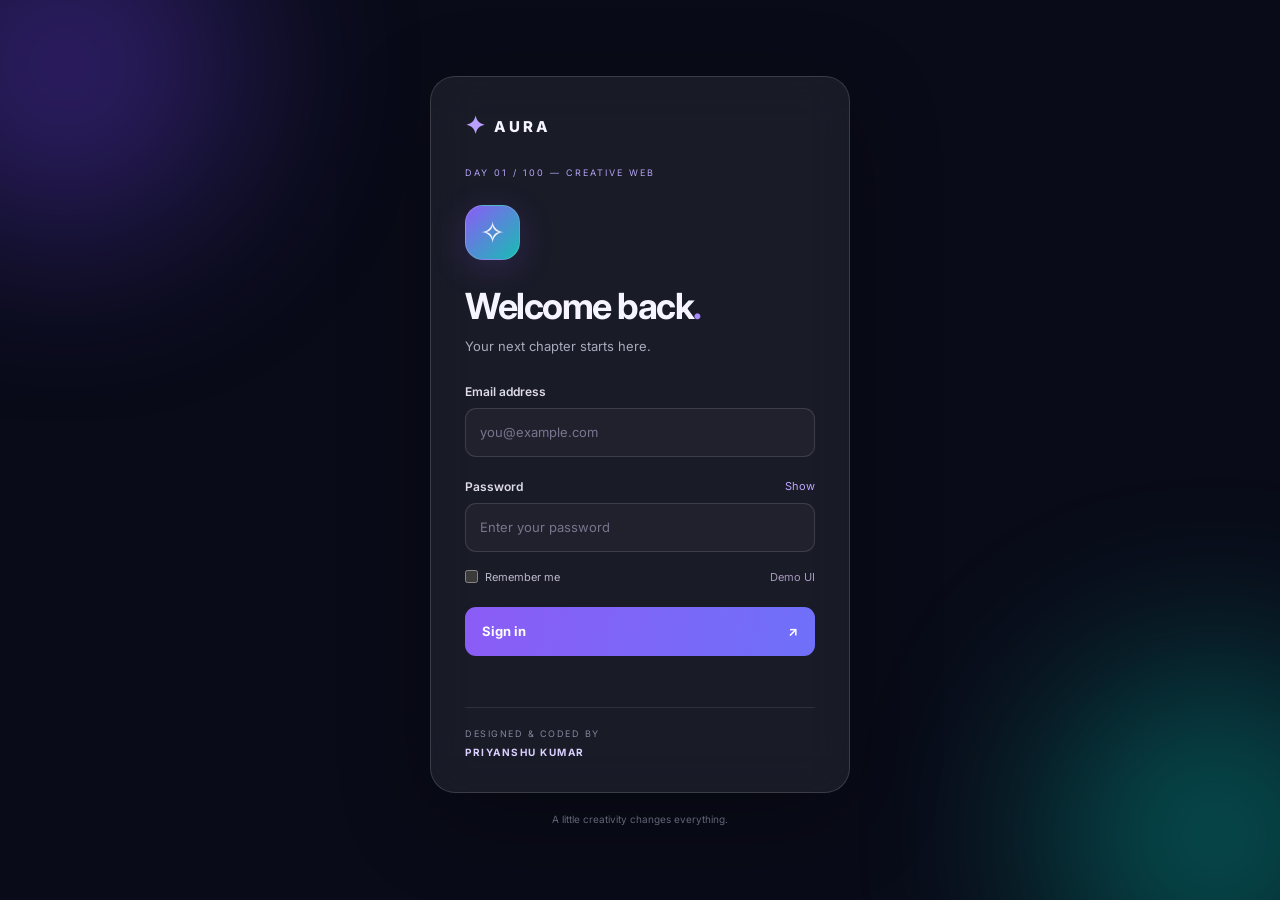
<file: index.html>
<!DOCTYPE html>
<html lang="en">
<head>
  <meta charset="UTF-8">
  <meta name="viewport" content="width=device-width, initial-scale=1.0">
  <meta name="theme-color" content="#090b18">
  <title>Day 01 | Glass Login</title>
  <link rel="stylesheet" href="style.css">
</head>
<body>
  <div class="orb orb-one"></div>
  <div class="orb orb-two"></div>

  <main class="page">
    <section class="login-card">
      <div class="brand"><span>✦</span> AURA</div>
      <div class="tag">DAY 01 / 100 — CREATIVE WEB</div>

      <div class="avatar">✧</div>
      <h1>Welcome back<span>.</span></h1>
      <p class="subtitle">Your next chapter starts here.</p>

      <form id="loginForm">
        <label for="email">Email address</label>
        <input id="email" type="email" placeholder="you@example.com" required>

        <div class="password-heading">
          <label for="password">Password</label>
          <button type="button" id="togglePassword">Show</button>
        </div>
        <input id="password" type="password"
          placeholder="Enter your password" minlength="6" required>

        <div class="options">
          <label class="remember">
            <input type="checkbox" id="remember">
            <span>Remember me</span>
          </label>
          <span class="hint">Demo UI</span>
        </div>

        <button class="submit-btn" type="submit">
          <span>Sign in</span><span>↗</span>
        </button>
        <p id="message" role="status" aria-live="polite"></p>
      </form>

      <div class="bottom">
        <span>DESIGNED & CODED BY</span>
        <strong>PRIYANSHU KUMAR</strong>
      </div>
    </section>
    <p class="outside-note">A little creativity changes everything.</p>
  </main>

  <script src="script.js"></script>
</body>
</html>
</file>
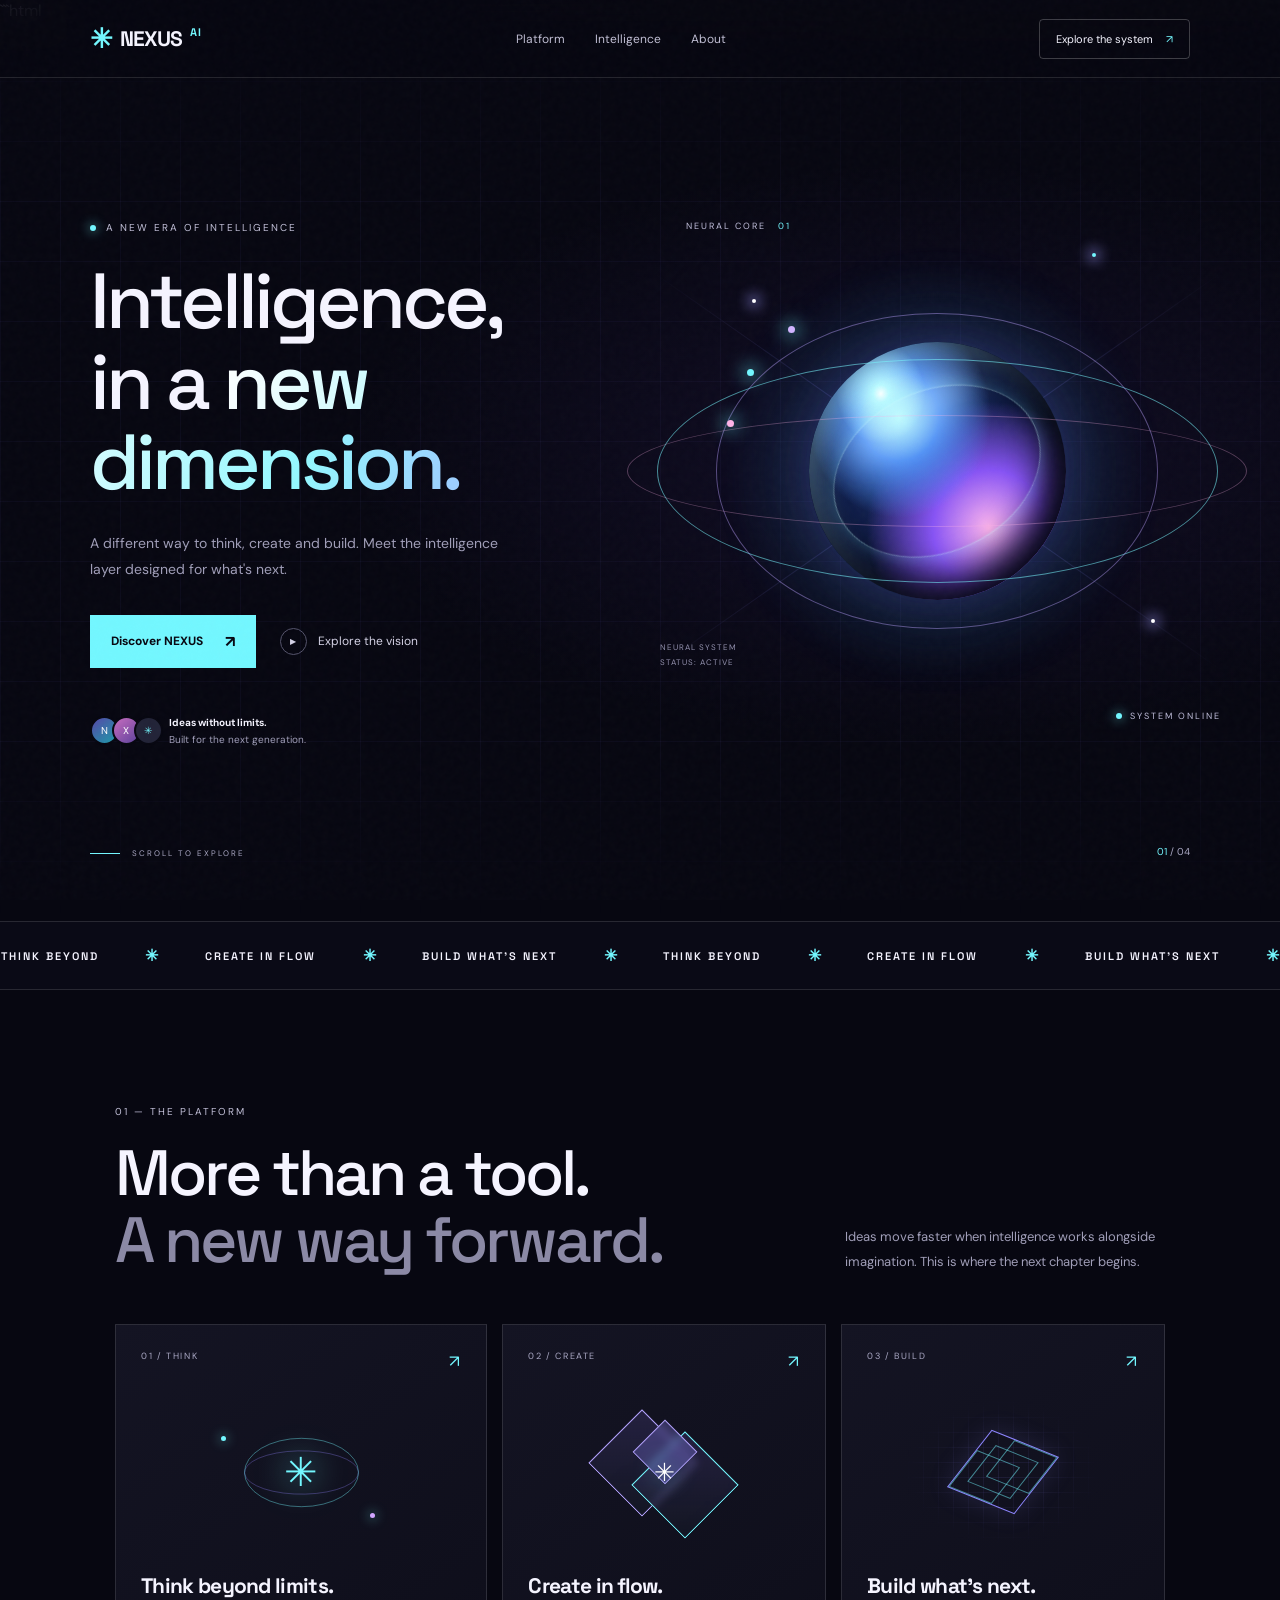
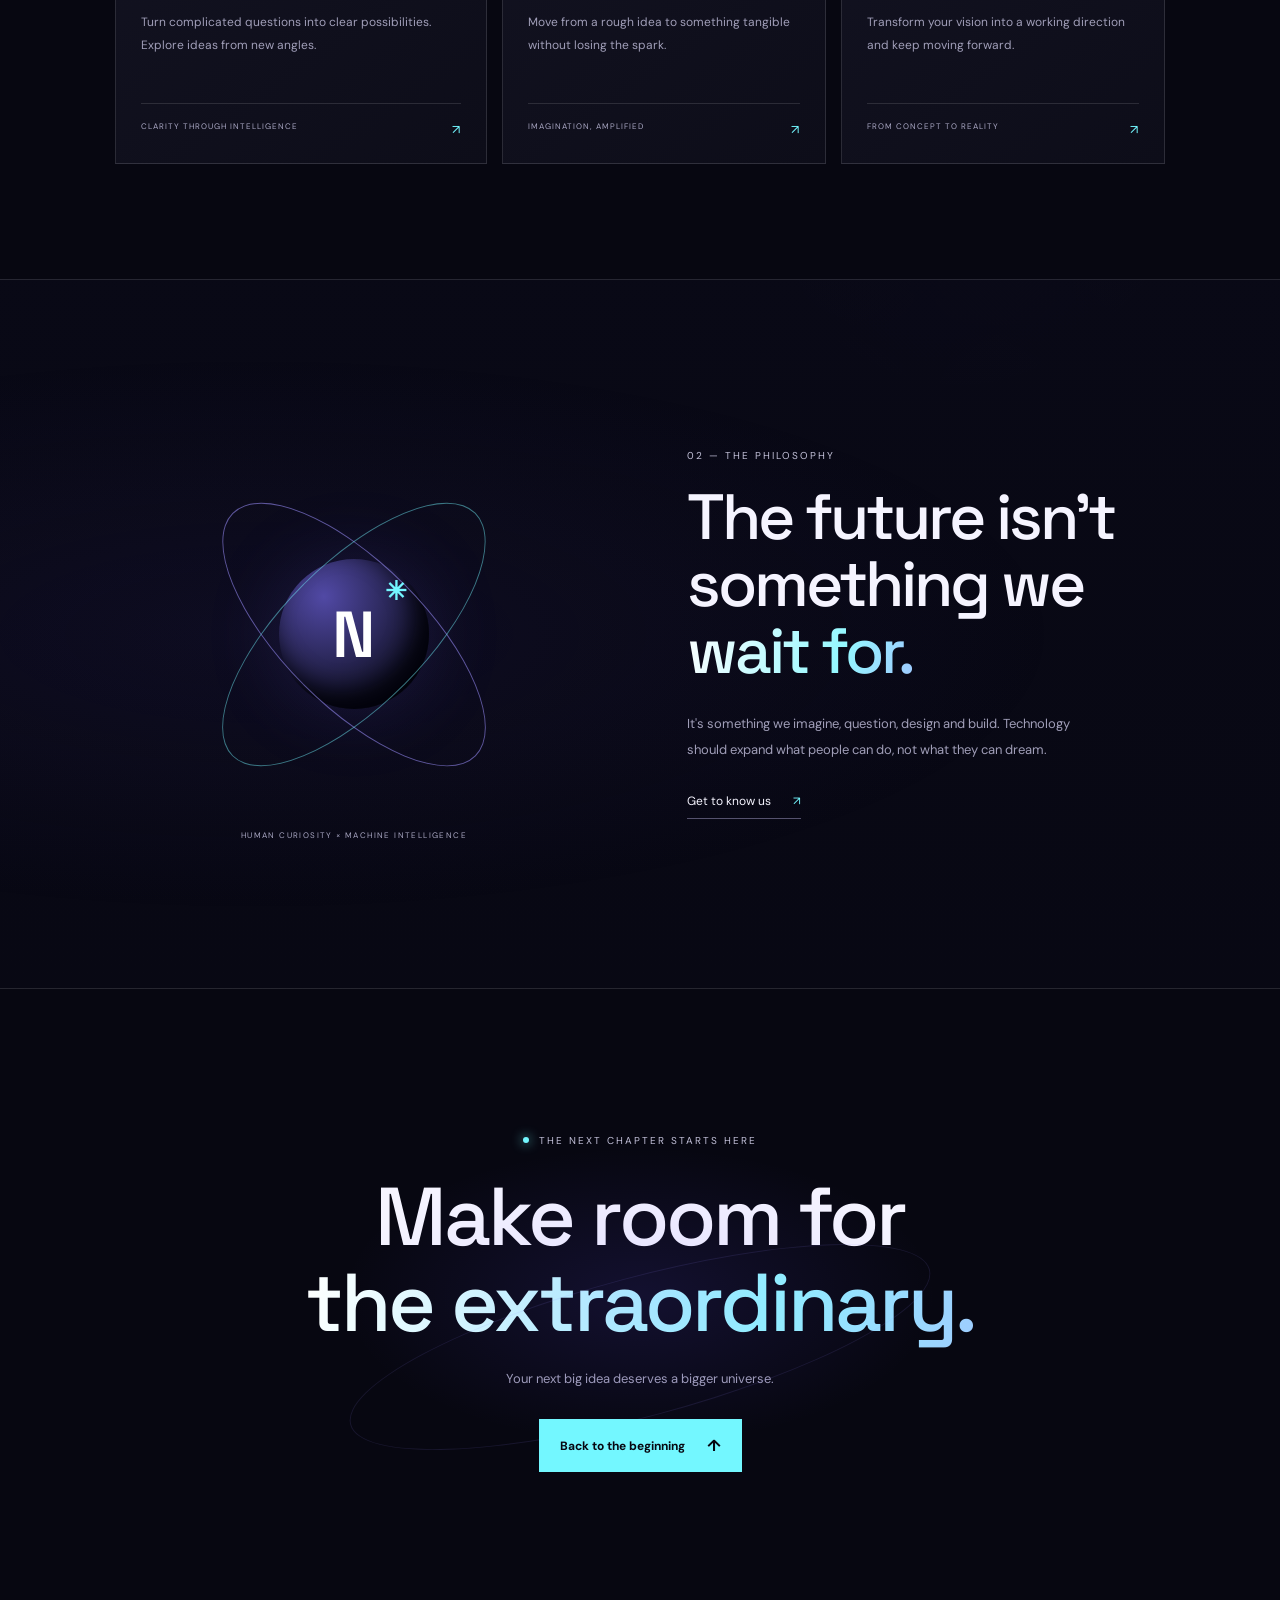
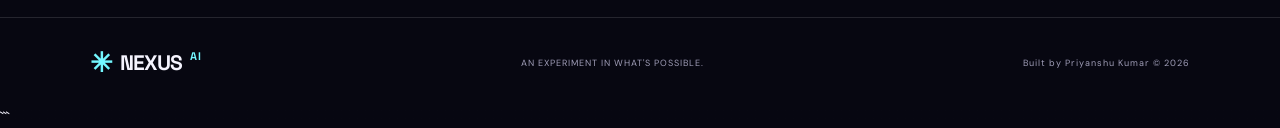
<file: nexus-ai/index.html>
```html
<!DOCTYPE html>
<html lang="en">
<head>
  <meta charset="UTF-8">
  <meta name="viewport" content="width=device-width, initial-scale=1.0">
  <meta name="theme-color" content="#070711">
  <meta name="description" content="NEXUS AI — Intelligence in a new dimension.">
  <title>NEXUS AI — Beyond Intelligence</title>

  <link rel="preconnect" href="https://fonts.googleapis.com">
  <link rel="preconnect" href="https://fonts.gstatic.com" crossorigin>
  <link href="https://fonts.googleapis.com/css2?family=DM+Sans:wght@400;500;600;700&family=Space+Grotesk:wght@400;500;600;700&display=swap" rel="stylesheet">

  <link rel="stylesheet" href="./style.css">
  <script src="./script.js" defer></script>
</head>
<body>
  <div class="noise" aria-hidden="true"></div>
  <div class="cursor-glow" aria-hidden="true"></div>

  <header class="navbar">
    <a class="logo" href="#home"><span class="logo-mark">✳</span> NEXUS<span class="logo-ai">AI</span></a>

    <button class="menu-toggle" aria-label="Open navigation" aria-expanded="false">☰</button>

    <nav class="nav-links" aria-label="Main navigation">
      <a href="#platform">Platform</a>
      <a href="#intelligence">Intelligence</a>
      <a href="#about">About</a>
    </nav>

    <a href="#platform" class="nav-cta">Explore the system <span>↗</span></a>
  </header>

  <main>
    <section class="hero" id="home">
      <div class="hero-grid" aria-hidden="true"></div>

      <div class="hero-copy">
        <div class="eyebrow"><span class="status-dot"></span> A NEW ERA OF INTELLIGENCE</div>

        <h1>Intelligence,<br>in a <span class="gradient-text">new dimension.</span></h1>

        <p class="hero-description">
          A different way to think, create and build.
          Meet the intelligence layer designed for what's next.
        </p>

        <div class="hero-actions">
          <a href="#platform" class="button-primary">Discover NEXUS <span>↗</span></a>
          <a href="#intelligence" class="button-quiet"><span class="play-icon">▶</span> Explore the vision</a>
        </div>

        <div class="hero-proof">
          <div class="proof-avatars"><span>N</span><span>X</span><span>✳</span></div>
          <div><strong>Ideas without limits.</strong><small>Built for the next generation.</small></div>
        </div>
      </div>

      <div class="orb-stage" aria-label="Animated futuristic energy orb">
        <div class="orb-label label-top">NEURAL CORE <span>01</span></div>
        <div class="orb-halo"></div>
        <div class="orbit orbit-one"><i></i></div>
        <div class="orbit orbit-two"><i></i></div>
        <div class="orbit orbit-three"><i></i></div>
        <div class="energy-orb"><div class="orb-inner"></div><div class="orb-shine"></div></div>
        <div class="orb-cross cross-one"></div>
        <div class="orb-cross cross-two"></div>
        <span class="particle particle-one"></span>
        <span class="particle particle-two"></span>
        <span class="particle particle-three"></span>
        <div class="orb-label label-bottom"><span class="status-dot"></span> SYSTEM ONLINE</div>
        <div class="orb-coordinate">NEURAL SYSTEM<br>STATUS: ACTIVE</div>
      </div>

      <div class="hero-index"><span>01</span> / 04</div>
      <a class="scroll-cue" href="#platform"><span></span> SCROLL TO EXPLORE</a>
    </section>

    <section class="ticker" aria-label="NEXUS capabilities">
      <div class="ticker-track">
        <span>THINK BEYOND</span><b>✳</b>
        <span>CREATE IN FLOW</span><b>✳</b>
        <span>BUILD WHAT'S NEXT</span><b>✳</b>
        <span>THINK BEYOND</span><b>✳</b>
        <span>CREATE IN FLOW</span><b>✳</b>
        <span>BUILD WHAT'S NEXT</span><b>✳</b>
      </div>
    </section>

    <section class="platform section-pad" id="platform">
      <div class="section-heading reveal">
        <div>
          <div class="eyebrow">01 — THE PLATFORM</div>
          <h2>More than a tool.<br><span class="muted-text">A new way forward.</span></h2>
        </div>
        <p>Ideas move faster when intelligence works alongside imagination. This is where the next chapter begins.</p>
      </div>

      <div class="feature-grid">
        <article class="feature-card reveal">
          <div class="card-top"><span>01 / THINK</span><span class="card-arrow">↗</span></div>
          <div class="mini-visual thinking-visual">
            <div class="think-ring ring-a"></div>
            <div class="think-ring ring-b"></div>
            <div class="think-core">✳</div>
            <span class="mini-point point-a"></span>
            <span class="mini-point point-b"></span>
          </div>
          <h3>Think beyond limits.</h3>
          <p>Turn complicated questions into clear possibilities. Explore ideas from new angles.</p>
          <div class="card-foot">CLARITY THROUGH INTELLIGENCE <span>↗</span></div>
        </article>

        <article class="feature-card reveal">
          <div class="card-top"><span>02 / CREATE</span><span class="card-arrow">↗</span></div>
          <div class="mini-visual create-visual">
            <div class="create-shape shape-a"></div>
            <div class="create-shape shape-b"></div>
            <div class="create-shape shape-c"></div>
            <span class="create-spark">✳</span>
          </div>
          <h3>Create in flow.</h3>
          <p>Move from a rough idea to something tangible without losing the spark.</p>
          <div class="card-foot">IMAGINATION, AMPLIFIED <span>↗</span></div>
        </article>

        <article class="feature-card reveal">
          <div class="card-top"><span>03 / BUILD</span><span class="card-arrow">↗</span></div>
          <div class="mini-visual build-visual">
            <div class="build-grid"></div>
            <div class="build-cube"><span></span><span></span><span></span></div>
          </div>
          <h3>Build what's next.</h3>
          <p>Transform your vision into a working direction and keep moving forward.</p>
          <div class="card-foot">FROM CONCEPT TO REALITY <span>↗</span></div>
        </article>
      </div>
    </section>

    <section class="manifesto section-pad" id="intelligence">
      <div class="manifesto-art reveal">
        <div class="manifesto-orbit orbit-a"></div>
        <div class="manifesto-orbit orbit-b"></div>
        <div class="manifesto-core">N<span>✳</span></div>
        <div class="manifesto-caption">HUMAN CURIOSITY × MACHINE INTELLIGENCE</div>
      </div>

      <div class="manifesto-copy reveal">
        <div class="eyebrow">02 — THE PHILOSOPHY</div>
        <h2>The future isn't<br>something we <span class="gradient-text">wait for.</span></h2>
        <p>It's something we imagine, question, design and build. Technology should expand what people can do, not what they can dream.</p>
        <a class="text-link" href="#about">Get to know us <span>↗</span></a>
      </div>
    </section>

    <section class="final-cta section-pad" id="about">
      <div class="cta-glow"></div>
      <div class="eyebrow reveal"><span class="status-dot"></span> THE NEXT CHAPTER STARTS HERE</div>
      <h2 class="reveal">Make room for<br><span class="gradient-text">the extraordinary.</span></h2>
      <p class="reveal">Your next big idea deserves a bigger universe.</p>
      <a href="#home" class="button-primary reveal">Back to the beginning <span>↑</span></a>
      <div class="cta-orbit"></div>
    </section>
  </main>

  <footer class="footer">
    <a href="#home" class="logo"><span class="logo-mark">✳</span> NEXUS<span class="logo-ai">AI</span></a>
    <span>AN EXPERIMENT IN WHAT'S POSSIBLE.</span>
    <span>Built by Priyanshu Kumar © 2026</span>
  </footer>
</body>
</html>
```
</file>
<file: style.css>
@import url('https://fonts.googleapis.com/css2?family=Inter:wght@400;500;600;700;800&display=swap');

* {
  box-sizing: border-box;
  margin: 0;
  padding: 0;
}

:root {
  color-scheme: dark;
  font-family: 'Inter', sans-serif;
}

body {
  min-height: 100vh;
  overflow-x: hidden;
  background: #090b18;
  color: #f6f4ff;
}

.orb {
  position: fixed;
  width: 330px;
  height: 330px;
  border-radius: 50%;
  filter: blur(100px);
  opacity: .38;
  pointer-events: none;
  animation: float 9s ease-in-out infinite alternate;
}

.orb-one {
  background: #7846ff;
  top: -100px;
  left: -100px;
}

.orb-two {
  background: #00cdb8;
  right: -100px;
  bottom: -100px;
  animation-delay: -4s;
}

.page {
  min-height: 100vh;
  display: flex;
  flex-direction: column;
  justify-content: center;
  align-items: center;
  padding: 36px 18px;
  position: relative;
}

.login-card {
  width: min(100%, 420px);
  padding: 34px;
  border: 1px solid rgba(255,255,255,.15);
  border-radius: 25px;
  background: rgba(255,255,255,.065);
  backdrop-filter: blur(24px);
  -webkit-backdrop-filter: blur(24px);
  box-shadow: 0 25px 90px #0005;
  animation: appear .8s ease both;
}

.brand {
  font-size: 15px;
  font-weight: 800;
  letter-spacing: 3px;
}

.brand span {
  color: #b9a0ff;
  font-size: 24px;
  vertical-align: -2px;
}

.tag {
  margin-top: 27px;
  font-size: 9px;
  letter-spacing: 2px;
  color: #b4a5f6;
}

.avatar {
  width: 55px;
  height: 55px;
  display: grid;
  place-items: center;
  margin-top: 27px;
  border-radius: 18px;
  border: 1px solid #ffffff28;
  background: linear-gradient(135deg, #8b5cf6, #17bdb3);
  font-size: 30px;
  box-shadow: 0 8px 35px #8b5cf633;
}

h1 {
  margin-top: 24px;
  font-size: clamp(28px, 7vw, 36px);
  letter-spacing: -1.5px;
}

h1 span {
  color: #a88aff;
}

.subtitle {
  margin-top: 10px;
  margin-bottom: 30px;
  font-size: 13px;
  color: #aaaabd;
}

form > label,
.password-heading label {
  display: block;
  margin-bottom: 9px;
  font-size: 12px;
  font-weight: 600;
  color: #dedbea;
}

input[type="email"],
input[type="password"],
#password {
  width: 100%;
  height: 49px;
  padding: 0 14px;
  margin-bottom: 22px;
  border: 1px solid #ffffff20;
  border-radius: 11px;
  outline: none;
  background: #ffffff08;
  color: white;
  font: inherit;
  font-size: 13px;
  transition: border-color .25s, box-shadow .25s;
}

input:focus {
  border-color: #a88aff;
  box-shadow: 0 0 0 3px #a88aff20;
}

input::placeholder {
  color: #77768e;
}

.password-heading {
  display: flex;
  justify-content: space-between;
  align-items: center;
}

.password-heading button {
  margin-bottom: 9px;
  border: 0;
  background: transparent;
  color: #bca7ff;
  cursor: pointer;
  font: inherit;
  font-size: 11px;
}

.options {
  display: flex;
  justify-content: space-between;
  align-items: center;
  margin-top: -4px;
  margin-bottom: 23px;
  font-size: 11px;
  color: #bdb9ce;
}

.remember {
  display: flex;
  align-items: center;
  gap: 7px;
  cursor: pointer;
}

.hint {
  color: #a79abf;
}

.submit-btn {
  width: 100%;
  min-height: 49px;
  padding: 0 17px;
  display: flex;
  justify-content: space-between;
  align-items: center;
  border: 0;
  border-radius: 11px;
  background: linear-gradient(100deg, #8b5cf6, #6f70f9);
  color: white;
  font: inherit;
  font-size: 13px;
  font-weight: 700;
  cursor: pointer;
  transition: transform .25s, box-shadow .25s;
}

.submit-btn:hover {
  transform: translateY(-2px);
  box-shadow: 0 10px 30px #805cf650;
}

#message {
  min-height: 16px;
  margin-top: 12px;
  font-size: 11px;
  line-height: 1.5;
  color: #a9f5db;
}

.bottom {
  display: flex;
  flex-direction: column;
  gap: 7px;
  margin-top: 23px;
  padding-top: 20px;
  border-top: 1px solid #ffffff17;
  font-size: 9px;
  letter-spacing: 1.5px;
  color: #88859f;
}

.bottom strong {
  color: #d9d0ff;
  font-size: 10px;
}

.outside-note {
  margin-top: 20px;
  color: #77768e;
  font-size: 10px;
  text-align: center;
}

@keyframes float {
  to { transform: translate(45px, 35px) scale(1.15); }
}

@keyframes appear {
  from { opacity: 0; transform: translateY(20px); }
  to { opacity: 1; transform: translateY(0); }
}

@media (max-width: 480px) {
  .login-card { padding: 27px 22px; }
  .page { padding: 22px 15px; }
}

@media (prefers-reduced-motion: reduce) {
  *, *::before, *::after {
    animation-duration: .01ms !important;
    transition-duration: .01ms !important;
  }
}
</file>
<file: nexus-ai/style.css>
/* =========================================
   NEXUS AI — CINEMATIC DARK EXPERIENCE
   Built by Priyanshu Kumar
========================================= */

:root {
  color-scheme: dark;
  --bg: #070711;
  --panel: #11111f;
  --white: #f5f4ff;
  --muted: #a09eb8;
  --cyan: #73f7ff;
  --purple: #a58bff;
  --pink: #ffb4e8;
  --line: rgba(255, 255, 255, 0.12);
  --container: 1200px;
}

* {
  box-sizing: border-box;
  margin: 0;
  padding: 0;
}

html {
  scroll-behavior: smooth;
  scroll-padding-top: 90px;
  background: var(--bg);
}

body {
  min-height: 100vh;
  overflow-x: hidden;
  background-color: var(--bg);
  background-image:
    radial-gradient(ellipse at 75% 10%, rgba(87, 66, 180, 0.08), transparent 40%),
    linear-gradient(180deg, #070711, #090916 55%, #070711);
  color: var(--white);
  font-family: "DM Sans", sans-serif;
  -webkit-font-smoothing: antialiased;
}

body,
main,
section,
footer {
  position: relative;
}

a {
  color: inherit;
  text-decoration: none;
}

button {
  color: inherit;
  font: inherit;
}

button,
a {
  -webkit-tap-highlight-color: transparent;
}

button:focus-visible,
a:focus-visible {
  outline: 2px solid var(--cyan);
  outline-offset: 5px;
}

::selection {
  background: var(--cyan);
  color: var(--bg);
}

/* Ambient effects */

.noise {
  position: fixed;
  inset: 0;
  z-index: 50;
  pointer-events: none;
  opacity: 0.045;
  background-image: url("data:image/svg+xml,%3Csvg viewBox='0 0 180 180' xmlns='http://www.w3.org/2000/svg'%3E%3Cfilter id='n'%3E%3CfeTurbulence type='fractalNoise' baseFrequency='.8' numOctaves='3' stitchTiles='stitch'/%3E%3C/filter%3E%3Crect width='100%25' height='100%25' filter='url(%23n)' opacity='.5'/%3E%3C/svg%3E");
}

.cursor-glow {
  position: fixed;
  left: 50%;
  top: 50%;
  z-index: 0;
  width: 300px;
  height: 300px;
  border-radius: 50%;
  pointer-events: none;
  background: radial-gradient(circle, rgba(97, 92, 255, 0.09), transparent 70%);
  transform: translate(-50%, -50%);
}

/* Navigation */

.navbar {
  position: absolute;
  inset: 0 0 auto;
  z-index: 40;
  display: flex;
  align-items: center;
  justify-content: space-between;
  gap: 20px;
  width: 100%;
  min-height: 78px;
  padding: 16px 7%;
  border-bottom: 1px solid var(--line);
  background: rgba(7, 7, 17, 0.88);
  backdrop-filter: blur(18px);
  -webkit-backdrop-filter: blur(18px);
}

.logo {
  display: inline-flex;
  align-items: center;
  gap: 8px;
  flex-shrink: 0;
  font: 700 21px "Space Grotesk", sans-serif;
  letter-spacing: -1px;
  white-space: nowrap;
}

.logo-mark {
  color: var(--cyan);
  font-size: 27px;
}

.logo-ai {
  align-self: flex-start;
  margin-top: 4px;
  color: var(--cyan);
  font-size: 11px;
  letter-spacing: 1px;
}

.nav-links {
  display: flex;
  align-items: center;
  gap: 30px;
}

.nav-links a {
  color: #c0bed4;
  font-size: 12px;
  transition: color 0.25s ease;
}

.nav-links a:hover {
  color: var(--cyan);
}

.nav-cta {
  padding: 12px 16px;
  border: 1px solid rgba(255, 255, 255, 0.22);
  border-radius: 4px;
  font-size: 11px;
  white-space: nowrap;
  transition: background 0.25s ease, color 0.25s ease;
}

.nav-cta span {
  margin-left: 10px;
  color: var(--cyan);
}

.nav-cta:hover {
  background: var(--cyan);
  color: var(--bg);
}

.nav-cta:hover span {
  color: var(--bg);
}

.menu-toggle {
  display: none;
  padding: 9px 12px;
  border: 1px solid var(--line);
  border-radius: 5px;
  background: transparent;
  color: var(--white);
  cursor: pointer;
}

/* Hero */

.hero {
  position: relative;
  isolation: isolate;
  display: flex;
  align-items: center;
  min-height: max(790px, 100svh);
  padding: 125px 7% 100px;
  overflow: hidden;
  background:
    radial-gradient(ellipse at 72% 48%, rgba(76, 47, 154, 0.15), transparent 44%),
    var(--bg);
}

.hero-grid {
  position: absolute;
  inset: 0;
  z-index: -1;
  pointer-events: none;
  background-image:
    linear-gradient(rgba(139, 132, 255, 0.045) 1px, transparent 1px),
    linear-gradient(90deg, rgba(139, 132, 255, 0.045) 1px, transparent 1px);
  background-size: 60px 60px;
  mask-image: linear-gradient(transparent, black 20%, black 80%, transparent);
}

.hero-copy {
  position: relative;
  z-index: 5;
  width: 55%;
  max-width: 680px;
}

.eyebrow {
  display: flex;
  align-items: center;
  gap: 10px;
  margin-bottom: 27px;
  color: #c2c0d8;
  font-size: 10px;
  letter-spacing: 2px;
}

.status-dot {
  display: inline-block;
  flex: 0 0 6px;
  width: 6px;
  height: 6px;
  border-radius: 50%;
  background: var(--cyan);
  box-shadow: 0 0 12px var(--cyan);
  animation: blink 2s infinite;
}

h1,
h2,
h3 {
  font-family: "Space Grotesk", sans-serif;
}

.hero h1 {
  color: var(--white);
  font-size: clamp(43px, 6.1vw, 82px);
  font-weight: 500;
  line-height: 1.03;
  letter-spacing: -4px;
}

.gradient-text {
  background: linear-gradient(105deg, #fff, #94f8ff 35%, #a998ff 70%, #ffb4e8);
  background-size: 200% auto;
  color: transparent;
  -webkit-background-clip: text;
  background-clip: text;
  animation: gradientMove 7s ease infinite;
}

.hero-description {
  max-width: 420px;
  margin-top: 27px;
  color: var(--muted);
  font-size: 14px;
  line-height: 1.9;
}

.hero-actions {
  display: flex;
  align-items: center;
  flex-wrap: wrap;
  gap: 24px;
  margin-top: 32px;
}

.button-primary {
  position: relative;
  z-index: 2;
  display: inline-flex;
  align-items: center;
  justify-content: center;
  gap: 22px;
  padding: 15px 20px;
  border: 1px solid var(--cyan);
  background: var(--cyan);
  color: var(--bg);
  font-size: 12px;
  font-weight: 700;
  transition: transform 0.25s ease, box-shadow 0.25s ease;
}

.button-primary:hover {
  transform: translateY(-4px);
  box-shadow: 0 12px 45px rgba(115, 247, 255, 0.19);
}

.button-primary span {
  font-size: 16px;
}

.button-quiet {
  display: inline-flex;
  align-items: center;
  gap: 11px;
  color: #d4d2e5;
  font-size: 12px;
}

.play-icon {
  display: grid;
  place-items: center;
  width: 27px;
  height: 27px;
  border: 1px solid #55546c;
  border-radius: 50%;
  font-size: 8px;
}

.hero-proof {
  display: flex;
  align-items: center;
  gap: 13px;
  margin-top: 48px;
}

.proof-avatars {
  display: flex;
}

.proof-avatars span {
  display: grid;
  place-items: center;
  width: 29px;
  height: 29px;
  margin-right: -7px;
  border: 2px solid var(--bg);
  border-radius: 50%;
  background: linear-gradient(140deg, #5647a8, #1c9ca9);
  color: #fff;
  font-size: 10px;
}

.proof-avatars span:nth-child(2) {
  background: linear-gradient(140deg, #c86cbf, #5c419c);
}

.proof-avatars span:nth-child(3) {
  background: #222337;
  color: var(--cyan);
}

.hero-proof strong,
.hero-proof small {
  display: block;
  font-size: 10px;
}

.hero-proof small {
  margin-top: 4px;
  color: var(--muted);
}

/* Animated AI orb */

.orb-stage {
  position: absolute;
  top: 50%;
  right: 1%;
  z-index: 3;
  display: grid;
  place-items: center;
  width: min(52vw, 660px);
  aspect-ratio: 1;
  perspective: 900px;
  transform: translateY(-50%);
}

.orb-halo {
  position: absolute;
  width: 64%;
  height: 64%;
  border-radius: 50%;
  background: radial-gradient(circle, rgba(121, 102, 255, 0.23), rgba(40, 215, 228, 0.08) 45%, transparent 72%);
  filter: blur(12px);
  animation: haloPulse 5s ease-in-out infinite;
}

.energy-orb {
  position: relative;
  z-index: 2;
  width: 39%;
  aspect-ratio: 1;
  border-radius: 50%;
  background:
    radial-gradient(ellipse at 28% 20%, #fff 0%, #b8faff 3%, transparent 17%),
    radial-gradient(ellipse at 35% 29%, #b0fcff 0%, #4b8df5 17%, transparent 39%),
    radial-gradient(ellipse at 70% 72%, #ffb6ee 0%, #8753f4 22%, transparent 48%),
    radial-gradient(circle at 40% 40%, #1a357a, #080b22 70%);
  box-shadow:
    inset -17px -15px 35px #03040f,
    inset 10px 10px 27px rgba(179, 250, 255, 0.36),
    0 0 50px rgba(112, 100, 255, 0.19),
    0 0 110px rgba(77, 98, 255, 0.15);
  animation: orbFloat 6s ease-in-out infinite;
  transform-style: preserve-3d;
}

.orb-inner {
  position: absolute;
  inset: 8%;
  border: 1px solid rgba(197, 255, 255, 0.46);
  border-radius: 50%;
  box-shadow: 0 0 18px rgba(131, 250, 255, 0.25);
  transform: rotate(-25deg) scaleY(0.75);
}

.orb-shine {
  position: absolute;
  top: 18%;
  left: 12%;
  width: 55%;
  height: 20%;
  border-radius: 50%;
  background: rgba(227, 255, 255, 0.31);
  filter: blur(16px);
  transform: rotate(-35deg);
}

.orbit {
  position: absolute;
  z-index: 3;
  width: 75%;
  height: 28%;
  border: 1px solid rgba(169, 154, 255, 0.5);
  border-radius: 50%;
  animation: orbitSpin 12s linear infinite;
}

.orbit-one {
  width: 85%;
  height: 34%;
  border-color: rgba(121, 247, 255, 0.55);
}

.orbit-two {
  width: 67%;
  height: 48%;
  border-color: rgba(187, 163, 255, 0.44);
  animation-duration: 16s;
  animation-direction: reverse;
}

.orbit-three {
  width: 94%;
  height: 17%;
  border-color: rgba(255, 180, 232, 0.3);
  animation-duration: 20s;
}

.orbit i {
  position: absolute;
  top: 4%;
  left: 16%;
  width: 7px;
  height: 7px;
  border-radius: 50%;
  background: var(--cyan);
  box-shadow: 0 0 17px 4px rgba(115, 247, 255, 0.56);
}

.orbit-two i {
  background: #d1b4ff;
}

.orbit-three i {
  background: var(--pink);
}

.orb-cross {
  position: absolute;
  width: 105%;
  height: 1px;
  background: linear-gradient(90deg, transparent, rgba(141, 139, 255, 0.25), transparent);
}

.cross-one {
  transform: rotate(35deg);
}

.cross-two {
  transform: rotate(-35deg);
}

.particle {
  position: absolute;
  width: 4px;
  height: 4px;
  border-radius: 50%;
  background: white;
  box-shadow: 0 0 14px 3px #9e9aff;
}

.particle-one {
  top: 24%;
  left: 22%;
  animation: particleFloat 4s infinite alternate;
}

.particle-two {
  right: 17%;
  bottom: 27%;
  animation: particleFloat 5s infinite alternate-reverse;
}

.particle-three {
  top: 17%;
  right: 26%;
  background: var(--cyan);
  animation: particleFloat 3s infinite alternate;
}

.orb-label {
  position: absolute;
  z-index: 5;
  color: #c1bfdc;
  font-size: 9px;
  letter-spacing: 2px;
}

.label-top {
  top: 12%;
  left: 12%;
}

.label-top span {
  margin-left: 8px;
  color: var(--cyan);
}

.label-bottom {
  right: 7%;
  bottom: 12%;
  display: flex;
  align-items: center;
  gap: 8px;
}

.orb-coordinate {
  position: absolute;
  bottom: 20%;
  left: 8%;
  color: #9391ae;
  font-size: 8px;
  line-height: 1.8;
  letter-spacing: 1px;
}

.hero-index {
  position: absolute;
  right: 7%;
  bottom: 7%;
  color: #aaa8c4;
  font-size: 10px;
}

.hero-index span {
  color: var(--cyan);
}

.scroll-cue {
  position: absolute;
  bottom: 7%;
  left: 7%;
  display: flex;
  align-items: center;
  gap: 12px;
  color: #aaa8c4;
  font-size: 8px;
  letter-spacing: 2px;
}

.scroll-cue span {
  width: 30px;
  height: 1px;
  background: var(--cyan);
}

/* Moving ticker */

.ticker {
  overflow: hidden;
  padding: 23px 0;
  border-block: 1px solid var(--line);
  background: #0a0a16;
}

.ticker-track {
  display: flex;
  align-items: center;
  justify-content: space-around;
  gap: 45px;
  min-width: 800px;
  white-space: nowrap;
}

.ticker-track span {
  font: 600 11px "Space Grotesk", sans-serif;
  letter-spacing: 2px;
}

.ticker-track b {
  color: var(--cyan);
  font-size: 16px;
}

/* Shared sections */

.section-pad {
  position: relative;
  padding: 115px 9%;
  background: var(--bg);
}

.section-heading {
  display: flex;
  align-items: end;
  justify-content: space-between;
  gap: 45px;
  margin-bottom: 50px;
}

.section-heading .eyebrow,
.manifesto-copy .eyebrow {
  margin-bottom: 22px;
}

h2 {
  font-size: clamp(38px, 5vw, 64px);
  font-weight: 500;
  line-height: 1.05;
  letter-spacing: -3px;
}

.muted-text {
  color: #8b89a5;
}

.section-heading > p {
  max-width: 320px;
  color: var(--muted);
  font-size: 13px;
  line-height: 1.9;
}

/* Feature cards */

.feature-grid {
  display: grid;
  grid-template-columns: 1.15fr 1fr 1fr;
  gap: 15px;
}

.feature-card {
  position: relative;
  min-width: 0;
  padding: 25px;
  overflow: hidden;
  border: 1px solid var(--line);
  background: linear-gradient(145deg, #141423, #0d0d19);
  transition: border-color 0.3s ease, background 0.3s ease, transform 0.3s ease;
}

.feature-card:hover {
  border-color: rgba(125, 118, 255, 0.44);
  background: linear-gradient(145deg, #1b1a32, #10101d);
  transform: translateY(-5px);
}

.card-top {
  display: flex;
  justify-content: space-between;
  color: #aaa8c4;
  font-size: 9px;
  letter-spacing: 1.6px;
}

.card-arrow {
  color: var(--cyan);
  font-size: 17px;
}

.mini-visual {
  position: relative;
  display: grid;
  place-items: center;
  height: 200px;
  overflow: hidden;
}

.think-ring {
  position: absolute;
  width: 115px;
  height: 115px;
  border: 1px solid rgba(145, 130, 255, 0.4);
  border-radius: 50%;
}

.ring-a {
  transform: scaleY(0.38) rotate(30deg);
  animation: orbitSpin 10s linear infinite;
}

.ring-b {
  border-color: rgba(115, 247, 255, 0.44);
  transform: scaleY(0.6) rotate(-45deg);
  animation: orbitSpin 13s linear infinite reverse;
}

.think-core {
  color: var(--cyan);
  font-size: 40px;
  text-shadow: 0 0 35px var(--cyan);
  animation: haloPulse 3s infinite;
}

.mini-point {
  position: absolute;
  width: 5px;
  height: 5px;
  border-radius: 50%;
  background: var(--cyan);
  box-shadow: 0 0 12px var(--cyan);
}

.point-a {
  top: 32%;
  left: 25%;
}

.point-b {
  right: 27%;
  bottom: 27%;
  background: #d2a5ff;
}

.create-shape {
  position: absolute;
  width: 76px;
  height: 76px;
  border: 1px solid #b5a3ff;
  background: linear-gradient(135deg, rgba(143, 117, 255, 0.14), rgba(115, 247, 255, 0.02));
  backdrop-filter: blur(4px);
  transform: rotate(45deg);
}

.shape-a {
  transform: translate(-22px, -9px) rotate(45deg);
}

.shape-b {
  border-color: var(--cyan);
  transform: translate(21px, 13px) rotate(45deg);
}

.shape-c {
  width: 46px;
  height: 46px;
  background: rgba(141, 128, 255, 0.27);
  transform: translate(1px, -20px) rotate(45deg);
}

.create-spark {
  position: absolute;
  color: #fff;
  font-size: 25px;
  text-shadow: 0 0 25px var(--cyan);
  animation: haloPulse 2s infinite;
}

.build-grid {
  position: absolute;
  inset: 15%;
  background-image:
    linear-gradient(rgba(142, 133, 255, 0.11) 1px, transparent 1px),
    linear-gradient(90deg, rgba(142, 133, 255, 0.11) 1px, transparent 1px);
  background-size: 15px 15px;
  mask-image: radial-gradient(ellipse, black, transparent 75%);
}

.build-cube {
  position: relative;
  width: 72px;
  height: 72px;
  border: 1px solid #8d85ff;
  box-shadow: 0 0 25px rgba(141, 133, 255, 0.15);
  transform: rotate(30deg) skew(-8deg, -8deg);
  animation: cubeFloat 5s ease-in-out infinite;
}

.build-cube span {
  position: absolute;
  inset: 12px;
  border: 1px solid rgba(115, 247, 255, 0.5);
}

.build-cube span:nth-child(2) {
  transform: translate(12px, -12px);
}

.build-cube span:nth-child(3) {
  transform: translate(-12px, 12px);
}

.feature-card h3 {
  margin-bottom: 12px;
  font-size: 21px;
  letter-spacing: -0.7px;
}

.feature-card > p {
  min-height: 68px;
  color: var(--muted);
  font-size: 12px;
  line-height: 1.85;
}

.card-foot {
  display: flex;
  justify-content: space-between;
  gap: 6px;
  margin-top: 24px;
  padding-top: 17px;
  border-top: 1px solid var(--line);
  color: #aaa8c4;
  font-size: 8px;
  letter-spacing: 1px;
}

.card-foot span {
  color: var(--cyan);
  font-size: 13px;
}

/* Manifesto */

.manifesto {
  display: grid;
  grid-template-columns: 1fr 1fr;
  align-items: center;
  gap: 9%;
  border-top: 1px solid var(--line);
  border-bottom: 1px solid var(--line);
  background: radial-gradient(ellipse at 20% 50%, rgba(40, 32, 90, 0.19), transparent 55%);
}

.manifesto-art {
  position: relative;
  display: grid;
  place-items: center;
  aspect-ratio: 1;
  overflow: hidden;
}

.manifesto-orbit {
  position: absolute;
  width: 72%;
  height: 30%;
  border: 1px solid rgba(157, 145, 255, 0.56);
  border-radius: 50%;
}

.orbit-a {
  transform: rotate(45deg);
  animation: orbitSpin 18s linear infinite;
}

.orbit-b {
  border-color: rgba(115, 247, 255, 0.46);
  transform: rotate(-45deg);
  animation: orbitSpin 23s linear infinite reverse;
}

.manifesto-core {
  display: grid;
  place-items: center;
  width: 150px;
  height: 150px;
  border-radius: 50%;
  background: radial-gradient(circle at 30% 25%, #5149a5, #111126 70%);
  color: white;
  font: 600 65px "Space Grotesk", sans-serif;
  box-shadow: inset -12px -15px 25px #02020a, 0 0 80px rgba(115, 104, 255, 0.15);
}

.manifesto-core span {
  position: absolute;
  color: var(--cyan);
  font-size: 26px;
  transform: translate(42px, -43px);
}

.manifesto-caption {
  position: absolute;
  bottom: 7%;
  color: #aaa8c4;
  font-size: 8px;
  letter-spacing: 1.4px;
  text-align: center;
}

.manifesto-copy h2 {
  margin-bottom: 26px;
}

.manifesto-copy > p {
  max-width: 410px;
  color: var(--muted);
  font-size: 13px;
  line-height: 2;
}

.text-link {
  display: inline-flex;
  align-items: center;
  gap: 22px;
  margin-top: 30px;
  padding-bottom: 9px;
  border-bottom: 1px solid #55526e;
  font-size: 12px;
}

.text-link span {
  color: var(--cyan);
}

/* Final call to action */

.final-cta {
  padding-top: 145px;
  padding-bottom: 145px;
  overflow: hidden;
  text-align: center;
}

.final-cta .eyebrow {
  justify-content: center;
}

.final-cta h2 {
  font-size: clamp(46px, 7vw, 82px);
}

.final-cta > p {
  margin-top: 24px;
  color: var(--muted);
  font-size: 13px;
}

.final-cta .button-primary {
  margin-top: 32px;
}

.cta-glow {
  position: absolute;
  top: 25%;
  left: 50%;
  width: 600px;
  height: 300px;
  border-radius: 50%;
  background: radial-gradient(ellipse, rgba(102, 80, 255, 0.13), transparent 70%);
  pointer-events: none;
  transform: translateX(-50%);
}

.cta-orbit {
  position: absolute;
  top: 57%;
  left: 50%;
  width: 600px;
  height: 140px;
  border: 1px solid rgba(146, 129, 255, 0.12);
  border-radius: 50%;
  pointer-events: none;
  transform: translate(-50%, -50%) rotate(-15deg);
}

/* Footer */

.footer {
  display: flex;
  align-items: center;
  justify-content: space-between;
  gap: 20px;
  min-height: 90px;
  padding: 25px 7%;
  border-top: 1px solid var(--line);
  background: var(--bg);
}

.footer > span {
  color: #a09eb8;
  font-size: 9px;
  letter-spacing: 1px;
}

/* Scroll reveal: content remains visible if JS fails */

.reveal {
  opacity: 1;
  transform: none;
}

.js-reveal .reveal {
  opacity: 0;
  transform: translateY(22px);
  transition: opacity 0.7s ease, transform 0.7s ease;
}

.js-reveal .reveal.visible {
  opacity: 1;
  transform: translateY(0);
}

/* Animations */

@keyframes blink {
  50% {
    opacity: 0.4;
  }
}

@keyframes gradientMove {
  0%, 100% {
    background-position: 0% center;
  }
  50% {
    background-position: 100% center;
  }
}

@keyframes orbFloat {
  0%, 100% {
    translate: 0 0;
    rotate: -5deg;
  }
  50% {
    translate: 0 -13px;
    rotate: 5deg;
  }
}

@keyframes orbitSpin {
  from {
    rotate: 0deg;
  }
  to {
    rotate: 360deg;
  }
}

@keyframes haloPulse {
  0%, 100% {
    opacity: 0.65;
    scale: 1;
  }
  50% {
    opacity: 1;
    scale: 1.06;
  }
}

@keyframes particleFloat {
  from {
    transform: translate3d(0, 0, 0);
    opacity: 0.4;
  }
  to {
    transform: translate3d(12px, -17px, 0);
    opacity: 1;
  }
}

@keyframes cubeFloat {
  0%, 100% {
    translate: 0 0;
  }
  50% {
    translate: 0 -10px;
  }
}

/* Tablet */

@media (max-width: 1050px) {
  .hero {
    min-height: 740px;
  }

  .hero-copy {
    width: 58%;
  }

  .hero h1 {
    font-size: clamp(43px, 6.3vw, 68px);
    letter-spacing: -3px;
  }

  .orb-stage {
    right: -5%;
    width: 52vw;
  }

  .section-pad {
    padding: 90px 6%;
  }

  .feature-card {
    padding: 18px;
  }

  .mini-visual {
    height: 175px;
  }

  .feature-card h3 {
    font-size: 18px;
  }

  .nav-links {
    gap: 20px;
  }
}

/* Mobile navigation and layout */

@media (max-width: 720px) {
  .navbar {
    min-height: 70px;
    padding: 14px 6%;
    flex-wrap: wrap;
  }

  .menu-toggle {
    display: block;
    order: 3;
  }

  .nav-cta {
    display: none;
  }

  .nav-links {
    display: none;
    order: 4;
    width: 100%;
    padding: 20px 0 10px;
    flex-direction: column;
    align-items: flex-start;
    gap: 22px;
    background: #0c0c19;
  }

  .nav-links.open {
    display: flex;
  }

  .hero {
    align-items: flex-start;
    min-height: 880px;
    padding: 140px 6% 100px;
  }

  .hero-copy {
    width: 100%;
  }

  .hero h1 {
    font-size: clamp(42px, 10.5vw, 66px);
    letter-spacing: -3px;
  }

  .hero-description {
    max-width: 390px;
    font-size: 13px;
  }

  .hero-proof {
    margin-top: 32px;
  }

  .hero-actions {
    gap: 16px;
  }

  .orb-stage {
    top: auto;
    right: -20%;
    bottom: -2%;
    width: 95vw;
    opacity: 0.85;
    transform: none;
  }

  .orb-label,
  .orb-coordinate {
    display: none;
  }

  .hero-index {
    right: 6%;
    bottom: 4%;
    z-index: 4;
  }

  .scroll-cue {
    bottom: 4%;
    left: 6%;
    z-index: 4;
    font-size: 7px;
    letter-spacing: 1px;
  }

  .section-pad {
    padding: 78px 6%;
  }

  .section-heading {
    display: block;
    margin-bottom: 34px;
  }

  .section-heading > p {
    margin-top: 22px;
  }

  h2 {
    font-size: 42px;
    letter-spacing: -2px;
  }

  .feature-grid {
    grid-template-columns: 1fr;
    gap: 14px;
  }

  .feature-card {
    padding: 23px;
  }

  .mini-visual {
    height: 180px;
  }

  .feature-card > p {
    min-height: 0;
  }

  .manifesto {
    grid-template-columns: 1fr;
    gap: 20px;
  }

  .manifesto-art {
    width: 100%;
    max-width: 420px;
    margin: auto;
  }

  .manifesto-copy {
    padding-bottom: 12px;
  }

  .manifesto-core {
    width: 125px;
    height: 125px;
    font-size: 52px;
  }

  .final-cta {
    padding-top: 100px;
    padding-bottom: 110px;
  }

  .final-cta h2 {
    font-size: clamp(40px, 10vw, 64px);
  }

  .cta-orbit {
    top: 52%;
    width: 100%;
  }

  .footer {
    flex-direction: column;
    padding: 30px 6%;
    text-align: center;
  }
}

/* Small phones */

@media (max-width: 380px) {
  .hero {
    min-height: 850px;
  }

  .hero h1 {
    font-size: 40px;
  }

  .button-primary {
    gap: 12px;
    padding: 13px 14px;
  }

  .logo {
    font-size: 19px;
  }
}

/* Accessibility */

@media (prefers-reduced-motion: reduce) {
  *,
  *::before,
  *::after {
    animation-duration: 0.01ms !important;
    animation-iteration-count: 1 !important;
    scroll-behavior: auto !important;
    transition-duration: 0.01ms !important;
  }

  .js-reveal .reveal {
    opacity: 1;
    transform: none;
  }
}
</file>
